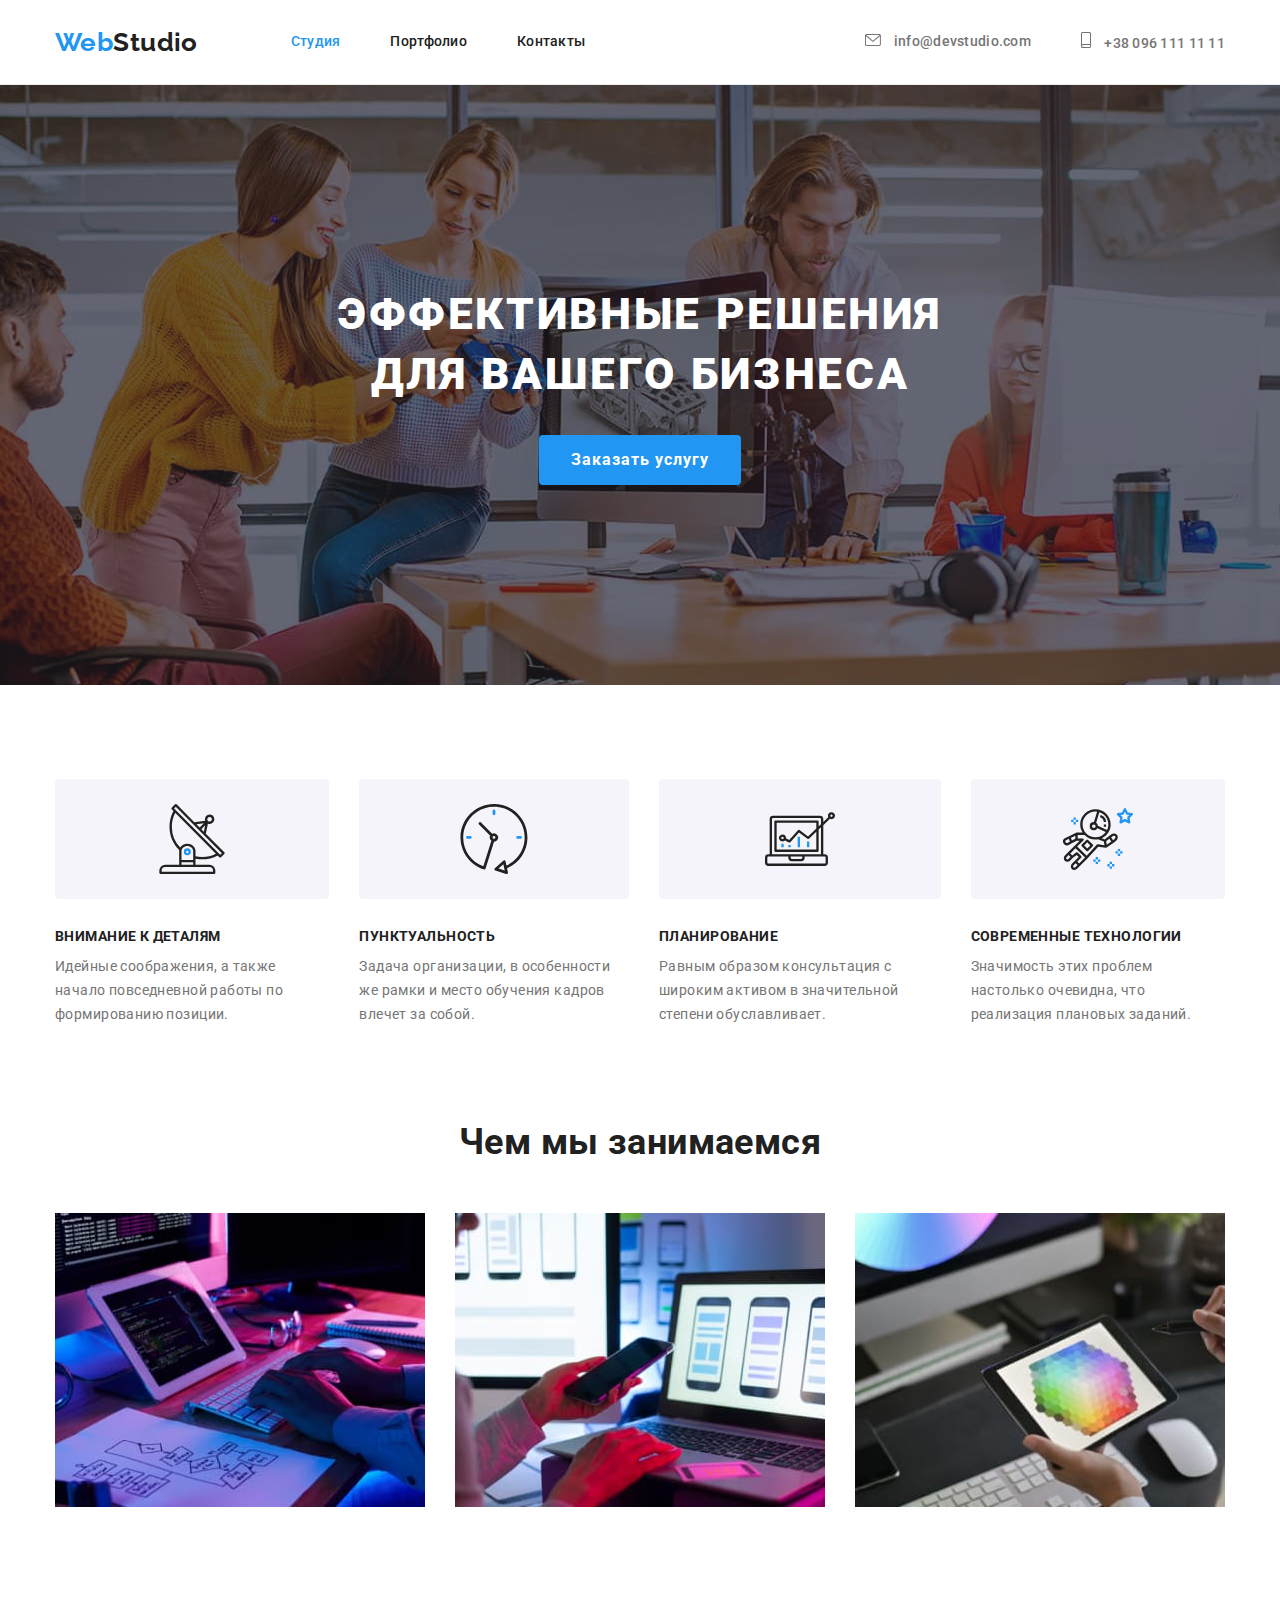
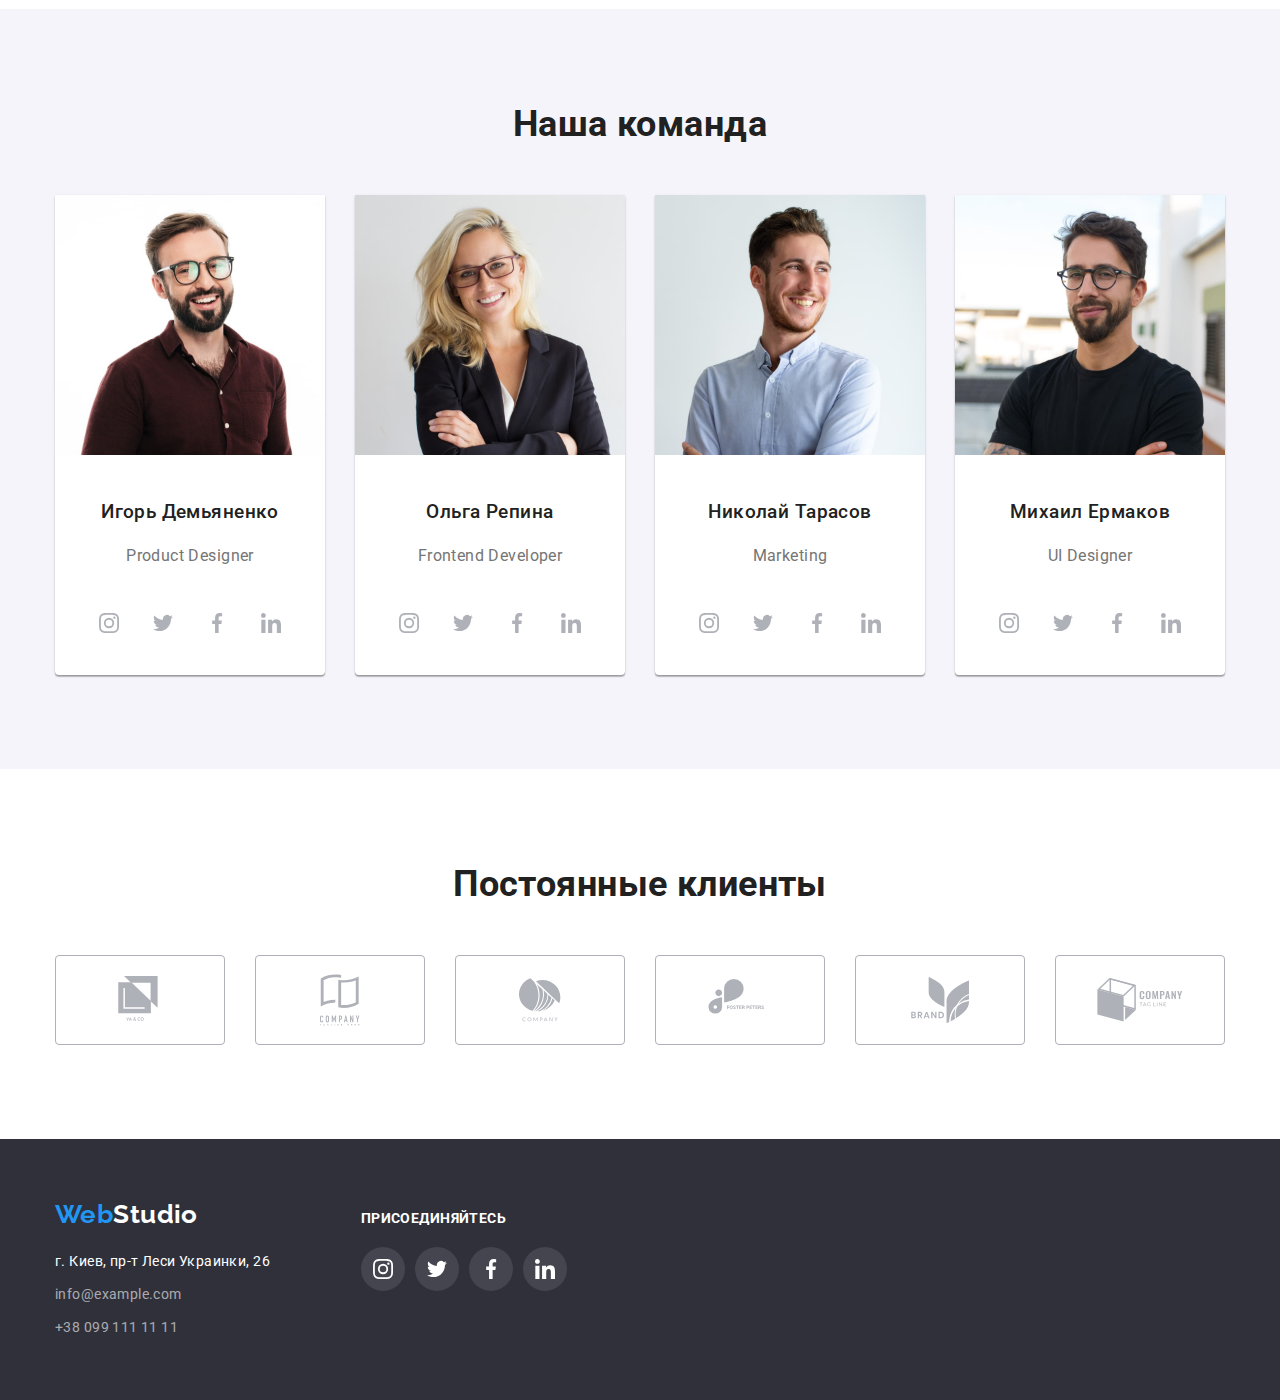
<file: index.html>
<!DOCTYPE html>
<html lang="ru">
<head>
    <meta charset="UTF-8">
    <meta name="viewport" content="width=device-width, initial-scale=1.0">
    <title>Студия</title>
    <link rel="preconnect" href="https://fonts.gstatic.com">
    <link href="https://fonts.googleapis.com/css2?family=Raleway:wght@700&family=Roboto:wght@400;500;700;900&display=swap"
    rel="stylesheet">
    <link rel="stylesheet" href="https://cdnjs.cloudflare.com/ajax/libs/modern-normalize/1.0.0/modern-normalize.min.css">
    <link rel="stylesheet" href="./css/styles.css" />
</head>
<body>

<!-- Шапка-->

    <header class="header">
        <div class="container">
    <nav class="nav-page">
        <a href="index.html" class="logo">
            <span class="logo-web">Web</span>Studio</a>
    
        <ul class="site-nav list">
            <li class="item"><a href="./index.html" class="link current">Студия</a></li>
            <li class="item"><a href="./portfolio.html" class="link">Портфолио</a></li>
            <li class="item"><a href="" class="link">Контакты</a></li>
        </ul>
    </nav>

        
        <a href="mailto:info@devstudio.com" class="contacts">
            <svg class="icon-mail" width="16" height="12">
                <use href="./images/icon-site.svg#icon-mail"></use>
            </svg>
         <span>info@devstudio.com</span>
        </a>

        <a href="tel:380961111111" class="contacts">
            <svg class="icon-smartphone" width="10" height="16">
                <use href="./images/icon-site.svg#icon-smartphone"></use>
            </svg>
        <span> +38 096 111 11 11</span>
        </a>
        </div>
        
    </header>

    <main>

<!-- Герой-->    

     <section class="hero overlay">
        <div class="container">
        <h1 class="hero-text">ЭФФЕКТИВНЫЕ РЕШЕНИЯ ДЛЯ ВАШЕГО БИЗНЕСА</h1>
        <button type="button" class="hero-button" >Заказать услугу</button>
    </div>
    </section>   


    <!-- компетенции -->
    <section class="competence">
        <div class="container">
        <h2 class="competence-title visually-hidden">Наши компетенции</h2>
        <ul class="list">
            <li class="item">
                <div class="icons-competences">
                <svg class="icon-competence" width="70" height="70">
                    <use href="./images/icon-site.svg#icon-antenna"></use>
                </svg>
                </div>
                <h3 class="title">ВНИМАНИЕ К ДЕТАЛЯМ</h3>
                <p class="section-text">Идейные соображения, а также начало повседневной работы по формированию позиции.</p>
            </li>
            <li class="item">
                <div class="icons-competences">
                    <svg class="icon-competence" width="70" height="70">
                        <use href="./images/icon-site.svg#icon-clock"></use>
                    </svg>
                </div>
                <h3 class="title">ПУНКТУАЛЬНОСТЬ</h3>
                <p class="section-text">Задача организации, в особенности же рамки и место обучения кадров влечет за собой.</p>
            </li>
            <li class="item">
                <div class="icons-competences">
                    <svg class="icon-competence" width="70" height="70">
                        <use href="./images/icon-site.svg#icon-diagram"></use>
                    </svg>
                </div>
                <h3 class="title">ПЛАНИРОВАНИЕ</h3>
                <p class="section-text">Равным образом консультация с широким активом в значительной степени обуславливает.</p>
            </li>
            <li class="item">
                <div class="icons-competences">
                    <svg class="icon-competence" width="70" height="70">
                        <use href="./images/icon-site.svg#icon-astronaut"></use>
                    </svg>
                </div>
                <h3 class="title">СОВРЕМЕННЫЕ ТЕХНОЛОГИИ</h3>
                <p class="section-text">Значимость этих проблем настолько очевидна, что реализация плановых заданий.</p>
            </li>
        </ul>
        </div>
    </section>

    <!-- Чем мы занимаемся -->

    <section class="example"> 
        <div class="container">
        <h2 class="example-title">Чем мы занимаемся</h2>
        <ul class="list">
            <li class="item">
                <img src="./images/img/box1-1.jpg" alt="специалист печатает код" width="370">
            </li>

            <li class="item">
                <img src="./images/img/box2-1.jpg" alt="моделирование отображения сайта на смартфоне" width="370">
            </li>

            <li class="item">
                <img src="./images/img/box3-1.jpg" alt="подбор цветовой гаммы" width="370">
            </li>
        </ul>
        </div>

    </section>

    <!--Наша команда-->   

    <section class="teams">
        <div class="container">
        <h2 class="teams-title">Наша команда</h2>
        <ul class="list">
            <li class="teams-member team-list ">
                <img src="./images/img/igor-team.jpg" alt="бородатый парень в очках" width="270">
                <h3 class="title">Игорь Демьяненко</h3>
                <p lang="en" class="team-text">Product Designer</p>
                <ul class="icon-list list ">
                    <li class="item ">
                        <a href="#" class="icon-link">
                            <svg class="icon-network">
                                <use href="./images/icon-site.svg#icon-instagram"></use>
                            </svg>
                        </a>
                    </li>
                    <li class="item">
                        <a href="#" class="icon-link">
                            <svg class="icon-network">
                                <use href="./images/icon-site.svg#icon-twitter"></use>
                            </svg>
                        </a>
                    </li>
                    <li class="item">
                        <a href="#" class="icon-link">
                            <svg class="icon-network">
                                <use href="./images/icon-site.svg#icon-facebook"></use>
                            </svg>
                        </a>
                    </li>
                    <li class="item">
                        <a href="#" class="icon-link">
                            <svg class="icon-network">
                                <use href="./images/icon-site.svg#icon-linkedin"></use>
                            </svg>
                        </a>
                    </li>
                </ul>
            </li>

            <li class="teams-member team-list ">
                <img src="./images/img/olga-team.jpg" alt="светловолосая девушка в очках" width="270">
                <h3 class="title">Ольга Репина</h3>
                <p lang="en" class="team-text">Frontend Developer</p>
                                <ul class="icon-list list">
                    <li class="item">
                        <a href="#" class="icon-link">
                            <svg class="icon-network">
                                <use href="./images/icon-site.svg#icon-instagram"></use>
                            </svg>
                        </a>
                    </li>
                    <li class="item">
                        <a href="#" class="icon-link">
                            <svg class="icon-network">
                                <use href="./images/icon-site.svg#icon-twitter"></use>
                            </svg>
                        </a>
                    </li>
                    <li class="item">
                        <a href="#" class="icon-link">
                            <svg class="icon-network">
                                <use href="./images/icon-site.svg#icon-facebook"></use>
                            </svg>
                        </a>
                    </li>
                    <li class="item">
                        <a href="#" class="icon-link">
                            <svg class="icon-network">
                                <use href="./images/icon-site.svg#icon-linkedin"></use>
                            </svg>
                        </a>
                    </li>
                </ul>
            </li>

            <li class="teams-member team-list ">
                <img src="./images/img/nikolay-team.jpg" alt="парень в светлой рубашке" width="270">
                <h3 class="title">Николай Тарасов</h3>
                <p lang="en" class="team-text">Marketing</p>
                <ul class="icon-list list">
                    <li class="item">
                        <a href="#" class="icon-link">
                            <svg class="icon-network">
                                <use href="./images/icon-site.svg#icon-instagram"></use>
                            </svg>
                        </a>
                    </li>
                    <li class="item">
                        <a href="#" class="icon-link">
                            <svg class="icon-network">
                                <use href="./images/icon-site.svg#icon-twitter"></use>
                            </svg>
                        </a>
                    </li>
                    <li class="item">
                        <a href="#" class="icon-link">
                            <svg class="icon-network">
                                <use href="./images/icon-site.svg#icon-facebook"></use>
                            </svg>
                        </a>
                    </li>
                    <li class="item">
                        <a href="#" class="icon-link">
                            <svg class="icon-network">
                                <use href="./images/icon-site.svg#icon-linkedin"></use>
                            </svg>
                        </a>
                    </li>
                </ul>
            </li>

            <li class="teams-member team-list ">
                <img src="./images/img/mikhail-team.jpg" alt="парень в очках и черной футболке" width="270">
                <h3 class="title">Михаил Ермаков</h3>
                <p lang="en" class="team-text">UI Designer</p>
                <ul class="icon-list list">
                    <li class="item">
                        <a href="#" class="icon-link">
                            <svg class="icon-network">
                                <use href="./images/icon-site.svg#icon-instagram"></use>
                            </svg>
                        </a>
                    </li>
                    <li class="item">
                        <a href="#" class="icon-link">
                            <svg class="icon-network">
                                <use href="./images/icon-site.svg#icon-twitter"></use>
                            </svg>
                        </a>
                    </li>
                    <li class="item">
                        <a href="#" class="icon-link">
                            <svg class="icon-network">
                                <use href="./images/icon-site.svg#icon-facebook"></use>
                            </svg>
                        </a>
                    </li>
                    <li class="item">
                        <a href="#" class="icon-link">
                            <svg class="icon-network">
                                <use href="./images/icon-site.svg#icon-linkedin"></use>
                            </svg>
                        </a>
                    </li>
                </ul>
            </li>
        </ul>
        </div>
    </section>

<!-- Постоянные клиенты -->

<section class="section-clients client">
    <div class="container">
        <h2 class="client-title">Постоянные клиенты</h2>
        <ul class="clients-list list">
            <li class="item">
                <a href="#" class="client-link">
                    <svg class="client-logo" width="44" height="48">
                        <use href="./images/icon-site.svg#icon-logo-1"></use>
                    </svg>
                </a>
            </li>
            <li class="item">
                <a href="#" class="client-link">
                    <svg class="client-logo" width="40" height="52">
                        <use href="./images/icon-site.svg#icon-logo-2"></use>
                    </svg>
                </a>
            </li>
            <li class="item">
                <a href="#" class="client-link">
                    <svg class="client-logo" width="42" height="44">
                        <use href="./images/icon-site.svg#icon-logo-3"></use>
                    </svg>
                </a>
            </li>
            <li class="item">
                <a href="#" class="client-link">
                    <svg class="client-logo" width="80" height="42">
                        <use href="./images/icon-site.svg#icon-logo-4"></use>
                    </svg>
                </a>
            </li>
            <li class="item">
                <a href="#" class="client-link">
                    <svg class="client-logo" width="58" height="46">
                        <use href="./images/icon-site.svg#icon-logo-5"></use>
                    </svg>
                </a>
            </li>
            <li class="item">
                <a href="#" class="client-link">
                    <svg class="client-logo" width="88" height="44">
                        <use href="./images/icon-site.svg#icon-logo-6"></use>
                    </svg>
                </a>
            </li>

        </ul>
    </div>
</section>

    </main>

<!--Футер-->
    <footer>
        <div class="container footer">
            <div class="address-footer">
                <a href="/" class="logo">
                    <span class="logo-web">Web</span><span class="logo-studio-footer">Studio</span>
                </a>
                <address class="address">г. Киев, пр-т Леси Украинки, 26</address>
                <ul class="contacts-footer list">
                    <li class="item"><a href="mailto:info@example.com" class="contact-footer">info@example.com</a></li>
                    <li class="item"><a href="tel:+380991111111" class="contact-footer">+38 099 111 11 11</a></li>
                </ul>
            </div>
    
            <div class="join">
                <p>Присоединяйтесь</p>
                <ul class="network-list-company list">
                    <li class="item">
                        <a href="#" class="network-link-company">
                            <svg class="icon-network-company">
                                <use href="./images/icon-site.svg#icon-instagram"></use>
                            </svg>
                        </a>
                    </li>
                    <li class="item">
                        <a href="#" class="network-link-company">
                            <svg class="icon-network-company">
                                <use href="./images/icon-site.svg#icon-twitter"></use>
                            </svg>
                        </a>
                    </li>
                    <li class="item">
                        <a href="#" class="network-link-company">
                            <svg class="icon-network-company">
                                <use href="./images/icon-site.svg#icon-facebook"></use>
                            </svg>
                        </a>
                    </li>
                    <li class="item">
                        <a href="#" class="network-link-company">
                            <svg class="icon-network-company">
                                <use href="./images/icon-site.svg#icon-linkedin"></use>
                            </svg>
                        </a>
                    </li>
                </ul>
            </div>
        </div>
    </footer>

 
</body>
</html>
</file>
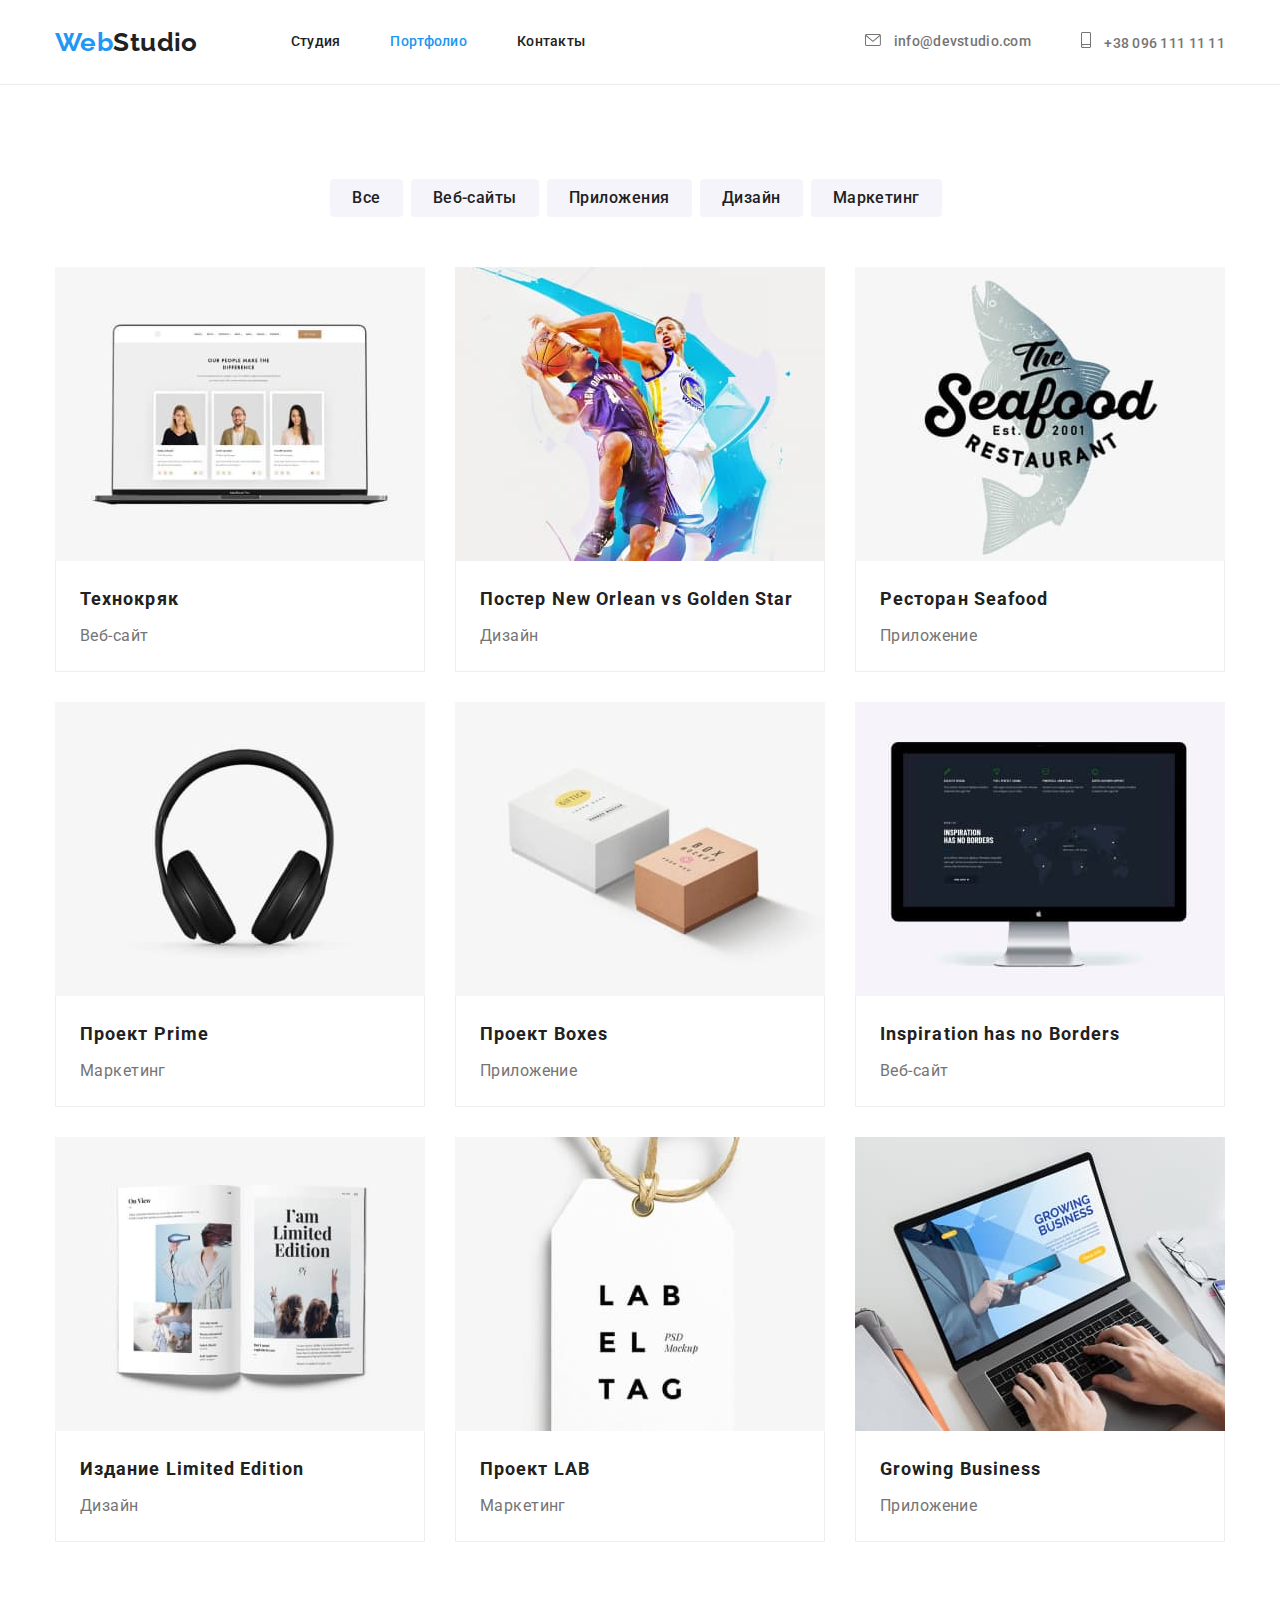
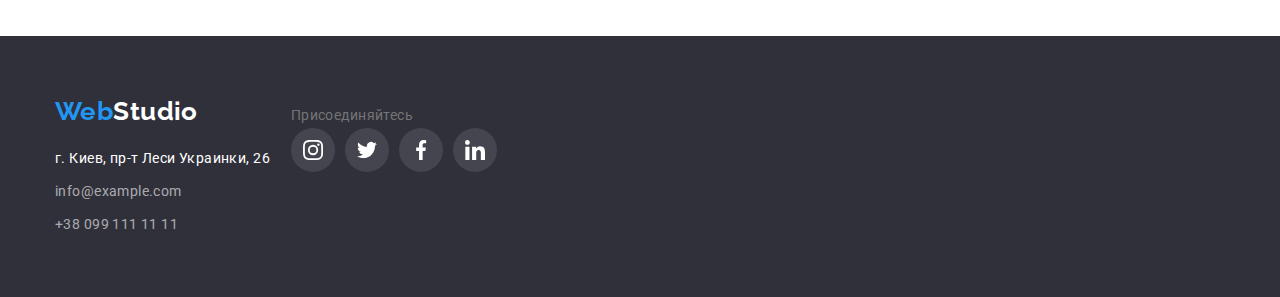
<file: portfolio.html>
<!DOCTYPE html>
<html lang="ru">

<head>
    <meta charset="UTF-8">
    <meta name="viewport" content="width=device-width, initial-scale=1.0">
    <title>Портфолио</title>
    <link rel="preconnect" href="https://fonts.gstatic.com">
    <link
        href="https://fonts.googleapis.com/css2?family=Raleway:wght@700&family=Roboto:wght@400;500;700;900&display=swap"
        rel="stylesheet">
    <link rel="stylesheet"
        href="https://cdnjs.cloudflare.com/ajax/libs/modern-normalize/1.0.0/modern-normalize.min.css">
    <link rel="stylesheet" href="./css/styles.css" />
</head>

<body>

    <!-- Шапка-->

    <header class="header">
        <div class="container">
            <nav class="nav-page">
                <a href="index.html" class="logo">
                    <span class="logo-web">Web</span>Studio</a>

                <ul class="site-nav list">
                    <li class="item"><a href="./index.html" class="link ">Студия</a></li>
                    <li class="item"><a href="./portfolio.html" class="link current">Портфолио</a></li>
                    <li class="item"><a href="" class="link">Контакты</a></li>
                </ul>
            </nav>


            <a href="mailto:info@devstudio.com" class="contacts">
                <svg class="icon-mail" width="16" height="12">
                    <use href="./images/icon-site.svg#icon-mail"></use>
                </svg>
                <span>info@devstudio.com</span>
            </a>

            <a href="tel:380961111111" class="contacts">
                <svg class="icon-smartphone" width="10" height="16">
                    <use href="./images/icon-site.svg#icon-smartphone"></use>
                </svg>
                <span> +38 096 111 11 11</span>
            </a>
        </div>

    </header>

<!-- Портфоліо -->

    <main>
        <section class="project">
        <div class="container">
            <h1 class="filter-title visually-hidden">Наши разработки</h1>
            
        <h2 class="filter-title visually-hidden">Фильтер работ</h2>
        <ul class="list buttom">
            <li>
                <button type="button" class="filter-buttom">Все</button>
            </li>
            <li>
                <button type="button" class="filter-buttom">Веб-сайты</button>
            </li>
            <li>
                <button type="button" class="filter-buttom">Приложения</button>
            </li>
            <li>
                <button type="button" class="filter-buttom">Дизайн</button>
            </li>
            <li>
                <button type="button" class="filter-buttom">Маркетинг</button>
            </li>
        </ul>

    
        <div class="container-project">       
            <h2 class="filter-title visually-hidden">Проекты</h2>

        <ul class="jobs list">
            <li class="job item">
                <a href="" class="list">
                <img src="./images/img/portfolio1.jpg" alt="страница с фотографиями людей" width="370">
                <div class="job-name">
                <h2 class="project-title">Технокряк</h2>
                <p class="project-name">Веб-сайт</p>
                </div>
                </a>
            </li>

            <li class="job item">
                <a href="" class="list">
                <img src="./images/img/portfolio2.jpg" alt="игра баскетболистов" width="370">
                <div class="job-name">
                <h2 class="project-title">Постер New Orlean vs Golden Star</h2>
                <p class="project-name">Дизайн</p>
                </div>
                </a>
            </li>

            <li class="job item">
                <a href="" class="list">
                <img src="./images/img/portfolio3.jpg" alt="логотип ресторана" width="370">
                <div class="job-name">
                <h2 class="project-title">Ресторан Seafood</h2>
                <p class="project-name">Приложение</p>
                </div>
                </a>
            </li>

            <li class="job item">
                <a href="" class="list">
                <img src="./images/img/portfolio4.jpg" alt="наушники" width="370">
                <div class="job-name">
                <h2 class="project-title">Проект Prime</h2>
                <p class="project-name">Маркетинг</p>
                </div>
                </a>
             </li>

             <li class="job item">
                <a href="" class="list">
                <img src="./images/img/portfolio5.jpg" alt="две коробки" width="370">
                <div class="job-name">
                <h2 class="project-title">Проект Boxes</h2>
                <p class="project-name">Приложение</p>
                </div>
                </a>
            </li>

            <li class="job item">
                <a href="" class="list">
                <img src="./images/img/portfolio6.jpg" alt="монитор с картой мира" width="370">
                <div class="job-name">
                <h2 class="project-title">Inspiration has no Borders</h2>
                <p class="project-name">Веб-сайт</p>
                </div>
                </a>
            </li>

            <li class="job item">
                <a href="" class="list">
                <img src="./images/img/portfolio7.jpg" alt="журнал" width="370">
                <div class="job-name">
                <h2 class="project-title">Издание Limited Edition</h2>
                <p class="project-name">Дизайн</p>
                </div>
                </a>
            </li>

            <li class="job item">
                <a href="" class="list">
                <img src="./images/img/portfolio8.jpg" alt="бирка с логотипом " width="370">
                <div class="job-name">
                <h2 class="project-title">Проект LAB</h2>
                <p class="project-name">Маркетинг</p>
                </div>
                </a>
             </li>

             <li class="job item">
                <a href="" class="list">
                <img src="./images/img/portfolio9.jpg" alt="ноутбук с веб сайтом приложения" width="370">
                <div class="job-name">
                <h2 class="project-title">Growing Business</h2>
                <p class="project-name">Приложение</p>
                </div>
                </a>
             </li>
        </ul>
        </div>
        </div>

    </section>

    </main>

<!--Футер-->
    <footer>
        <div class="container footer">
            <div class="address-footer">
                <a href="/" class="logo">
                    <span class="logo-web">Web</span><span class="logo-studio-footer">Studio</span>
                </a>
                <address class="address">г. Киев, пр-т Леси Украинки, 26</address>
                <ul class="contacts-footer list">
                    <li class="item"><a href="mailto:info@example.com" class="contact-footer">info@example.com</a></li>
                    <li class="item"><a href="tel:+380991111111" class="contact-footer">+38 099 111 11 11</a></li>
                </ul>
            </div>
    
            <div class="accost">
                <p>Присоединяйтесь</p>
                <ul class="network-list-company list">
                    <li class="item">
                        <a href="#" class="network-link-company">
                            <svg class="icon-network-company">
                                <use href="./images/icon-site.svg#icon-instagram"></use>
                            </svg>
                        </a>
                    </li>
                    <li class="item">
                        <a href="#" class="network-link-company">
                            <svg class="icon-network-company">
                                <use href="./images/icon-site.svg#icon-twitter"></use>
                            </svg>
                        </a>
                    </li>
                    <li class="item">
                        <a href="#" class="network-link-company">
                            <svg class="icon-network-company">
                                <use href="./images/icon-site.svg#icon-facebook"></use>
                            </svg>
                        </a>
                    </li>
                    <li class="item">
                        <a href="#" class="network-link-company">
                            <svg class="icon-network-company">
                                <use href="./images/icon-site.svg#icon-linkedin"></use>
                            </svg>
                        </a>
                    </li>
                </ul>
            </div>
        </div>
    </footer>

</body>

</html>
</file>
<file: css/styles.css>
/* основной цвет текста #757575 */
/* цвет заголовка #212121 */
/* цвет акцента #2196F3 */
/* основной цвет фона #FFFFFF */
/* дополнительный цвет фона #F5F4FA */
/* цвет фона в футере и герое #2F303A */
/* цвет текста в футере rgba(255, 255, 255, 0.6) */

:root {
  --primery-text-color: #757575;
  --title-text-color: #212121;
  --accent-color: #2196f3;
  --primery-white-color: #ffffff;
}

body {
  color: var(--primery-text-color);
  background-color: var(--primery-white-color);
  font-family: Roboto, sans-serif;
  font-style: normal;
  font-weight: normal;
  font-size: 14px;
  line-height: 1.71;
  letter-spacing: 0.03em;
}

h1,
h2,
h3,
h4,
p {
  margin-top: 0;
  margin-bottom: 0;
}

ul {
  margin-top: 0;
  margin-bottom: 0;
  padding-left: 0;
}

.container {
  width: 1200px;
  margin: 0 auto;
  padding: 0 15px;
  /* background-color: aqua; */
}

.visually-hidden {
  position: absolute;
  clip: rect(0 0 0 0);
  width: 1px;
  height: 1px;
  margin: -1px;
}

/* главная навигация */

.header > .container {
  display: flex;
  align-items: center;
}

.nav-page {
  display: flex;
  align-items: center;
}

.site-nav {
  display: flex;
}

.site-nav > .item:not(:last-child) {
  margin-right: 50px;
}

.logo {
  display: flex;
  margin-right: 93px;

  color: var(--title-text-color);
  font-family: Raleway, sans-serif;
  font-weight: bold;
  font-size: 26px;
  line-height: 1.19;
  text-decoration: none;
}
.logo-web {
  color: var(--accent-color);
}

.site-nav .link {
  display: block;
  padding: 32px 0;

  color: var(--title-text-color);
  font-weight: 500;
  line-height: 1.14;
  letter-spacing: 0.02em;
  text-decoration: none;
}
.list {
  padding: 0;
  margin: 0;
  list-style: none;
  text-decoration: none;
}
.contacts {
  display: flex;
  align-items: center;
  display: block;
  padding: 32px 0;
  margin-left: auto;

  color: var(--primery-text-color);
  font-weight: 500;
  line-height: 1.14;
  letter-spacing: 0.02em;
  text-decoration: none;
}

.icon-mail {
  margin-right: 10px;
  width: 16px;
  height: 12px;
  fill: currentColor;
}
.icon-smartphone {
  margin-right: 10px;
  width: 10px;
  height: 16px;
  fill: currentColor;
}

.contacts-icon:hover,
.contacts-icon:focus,
.contacts-icon::before {
  fill: var(--accent-color);
}

.contacts + .contacts {
  margin-left: 50px;
}

.site-nav .link:hover,
.site-nav .link:focus {
  color: var(--accent-color);
}
.site-nav .link.current {
  color: var(--accent-color);
}
.contacts:hover,
.contacts:focus {
  color: var(--accent-color);
}

header {
  border-bottom: 1px solid #ececec;
}

/* ГЕРОЙ */

.hero {
  background-color: #2f303a;
  color: var(--primery-white-color);
  text-align: center;
}

.overlay {
  max-width: 1600px;
  height: 600px;
  margin-left: auto;
  margin-right: auto;

  background-position: center;
  background-image: linear-gradient(
      to right,
      rgba(47, 48, 58, 0.4),
      rgba(47, 48, 58, 0.4)
    ),
    url(../images/img/Img-hero.jpg);
  background-color: #2f303a;
  background-size: cover;
  background-repeat: no-repeat;
}

.hero-text {
  margin-top: 0;
  margin-bottom: 30px;
  margin-left: auto;
  margin-right: auto;
  padding-top: 200px;
  width: 696px;

  font-weight: 900;
  font-size: 44px;
  line-height: 1.36;
  text-align: center;
  letter-spacing: 0.06em;
  text-transform: uppercase;
}
.hero-button {
  margin-top: 0;
  margin-bottom: 0;
  margin-left: auto;
  margin-right: auto;
  padding: 10px 32px;
  border-radius: 4px;

  background-color: var(--accent-color);
  color: var(--primery-white-color);
  font-weight: bold;
  font-size: 16px;
  line-height: 1.88;

  display: flex;
  align-items: center;
  text-align: center;
  letter-spacing: 0.06em;
  border: none;
  outline: none;
  cursor: pointer;
}

/* компетенции */

.competence .list {
  display: flex;
}

.competence {
  padding: 94px 0;
}

.competence .item:not(:last-child) {
  margin-right: 30px;
}

.icons-competences {
  display: flex;
  justify-content: center;
  align-items: center;
  margin-bottom: 30px;

  height: 120px;

  border-radius: 4px;
  background-color: #f5f4fa;
}

.competence-title {
  display: flex;
  margin-top: 0;
  margin-bottom: 0;
  padding: 93px 0;
  color: transparent;
}
.competence .title {
  display: flex;
  margin-bottom: 10px;
  color: var(--title-text-color);
  font-weight: bold;
  font-size: 14px;
  line-height: 1.14;
  text-transform: uppercase;
}
/* чем мы занимаемся */
.example .list {
  display: flex;
}

.example {
  padding-bottom: 94px;
}

.example .item:not(:last-child) {
  margin-right: 30px;
}

.example-title {
  margin-bottom: 50px;

  color: var(--title-text-color);
  font-weight: bold;
  font-size: 36px;
  line-height: 1.17;
  text-align: center;
}

/* команда */

.teams .list {
  display: flex;
}

.teams {
  background-color: #f5f4fa;
  padding: 94px 0;
}

.teams .teams-member:not(:last-child) {
  margin-right: 30px;
}

.team-list {
  margin-right: 30px;
  padding-bottom: 30px;

  border-radius: 0px 0px 4px 4px;
  box-shadow: 0px 1px 3px rgba(0, 0, 0, 0.12), 0px 1px 1px rgba(0, 0, 0, 0.14),
    0px 2px 1px rgba(0, 0, 0, 0.2);
}

.teams-title {
  margin: 0 0 50px;
  color: var(--title-text-color);
  font-weight: bold;
  font-size: 36px;
  line-height: 1.17;
  text-align: center;
}
.teams-member {
  background-color: var(--primery-white-color);
  font-size: 16px;
  line-height: 1.9;
  text-align: center;
}

.team-text {
  margin: 0 0 30px;
}

.teams .title {
  margin: 30px auto 10px;
  color: var(--title-text-color);
  font-weight: 500;
}

.icon-list {
  display: flex;
  margin-top: 16px;
  padding-left: 32px;
  padding-right: 32px;
  justify-content: space-between;
}

.icon-list > .item {
  width: 44px;
  height: 44px;
}

.icon-list > .item:not(:last-child) {
  margin-right: 10px;
}

.icon-link {
  display: flex;
  justify-content: center;
  align-items: center;
  width: 100%;
  height: 100%;

  border-radius: 50%;
  color: #afb1b8;
}

.icon-link:hover,
.icon-link:focus {
  color: var(--primery-white-color);
  background-color: var(--accent-color);
}

.icon-network {
  width: 20px;
  height: 20px;
  fill: currentColor;
}

/* постоянные клиенты */
.client {
  padding: 94px 0;
}

.client .list {
  display: flex;
}

.clients-list {
  display: flex;
  margin: 0;
  /* justify-content: space-between; */
}

.clients-list > .item {
  width: 170px;
  height: 90px;
}

.clients-list > .item:not(:last-child) {
  margin-right: 30px;
}

.client-link {
  display: flex;
  justify-content: center;
  align-items: center;
  width: 100%;
  height: 100%;

  color: #afb1b8;
  border-radius: 4px;
  border: 1px solid #afb1b8;
}

.client-link:hover,
.client-link:focus {
  color: var(--accent-color);
  border: 1px solid var(--accent-color);
  filter: drop-shadow(0px 4px 4px rgba(0, 0, 0, 0.25));
}

.client-logo {
  fill: currentColor;
}

.client-title {
  margin: 0 0 50px;
  color: var(--title-text-color);
  font-weight: bold;
  font-size: 36px;
  line-height: 1.17;
  text-align: center;
}

/* подвал */

footer {
  padding-top: 60px;
  padding-bottom: 60px;

  background-color: #2f303a;
}

.container.footer {
  display: flex;
  align-items: baseline;
  justify-content: flex-start;
}

.address-footer > .logo {
  display: block;
  margin-bottom: 20px;
}

.logo-studio-footer {
  color: var(--primery-white-color);
}

.contacts-footer > .item:not(:last-child) {
  margin-bottom: 9px;
}

.address-footer > .address {
  margin-bottom: 9px;

  color: var(--primery-white-color);
  text-decoration: none;

  font-weight: 400;
  font-style: normal;
}

.contacts-footer .contact-footer {
  color: rgba(255, 255, 255, 0.6);
  text-decoration: none;

  font-weight: 400;
}

.join {
  margin-left: 70px;

  width: 206px;
  height: 80px;
}

.join > p {
  margin-top: 0;
  margin-bottom: 20px;

  font-weight: 700;
  line-height: 1.14;
  text-transform: uppercase;
  color: var(--primery-white-color);
}

.network-list-company {
  display: flex;
  justify-content: space-between;
}

.network-list-company .item {
  width: 44px;
  height: 44px;
}

.network-list-company .item:not(:last-child) {
  margin-right: 10px;
}

.network-link-company {
  display: flex;
  justify-content: center;
  align-items: center;
  width: 100%;
  height: 100%;

  border-radius: 50%;
  color: var(--primery-white-color);
  background-color: rgba(255, 255, 255, 0.1);
}

.network-link-company:hover,
.network-link-company:focus {
  background-color: var(--accent-color);
}

.icon-network-company {
  width: 20px;
  height: 20px;
  fill: currentColor;
}

/* страница портфолио */
.project {
  background-color: var(--primery-white-color);
  padding: 94px 0;
}

.buttom .filter-buttom:not(:last-child) {
  margin-right: 8px;
}

.filter-buttom {
  margin-right: 8px;
  padding: 6px 22px;
  color: var(--title-text-color);
  background-color: #f5f4fa;
  font-weight: 500;
  font-size: 16px;
  line-height: 1.63;
  text-align: center;
  letter-spacing: 0.03em;
  border-radius: 4px;
  border: none;
  outline: none;
  cursor: pointer;
}

.filter-buttom:active,
.filter-buttom:hover,
.filter-buttom:focus {
  color: var(--primery-white-color);
  background-color: var(--accent-color);

  box-shadow: 0px 3px 1px rgba(0, 0, 0, 0.1), 0px 1px 2px rgba(0, 0, 0, 0.08),
    0px 2px 2px rgba(0, 0, 0, 0.12);
}

.buttom {
  display: flex;
  justify-content: center;
  margin-bottom: 50px;
}

.jobs {
  display: flex;
  flex-wrap: wrap;
}

.jobs img {
  display: block;
}

.jobs > .item {
  width: calc ((100%-60px)/3);
  margin-right: 30px;
  margin-bottom: 30px;
}

.jobs > .item.item:nth-child(3n) {
  margin-right: 0;
}
.jobs > .item.item:nth-last-child(-n + 3) {
  margin-bottom: 0;
}

.job a {
  display: block;
  text-decoration: none;
}

.job a:hover,
.job a:focus {
  box-shadow: 0px 1px 1px rgba(0, 0, 0, 0.12), 0px 4px 4px rgba(0, 0, 0, 0.06),
    1px 4px 6px rgba(0, 0, 0, 0.16);
  outline: transparent;
}

.project-title {
  margin: 0 0 4px;
  color: var(--title-text-color);
  font-weight: bold;
  font-size: 18px;
  line-height: 2;
  letter-spacing: 0.06em;
}

.project-name {
  margin: 0;
  color: var(--primery-text-color);
  font-size: 16px;
  line-height: 1.88;
}

.job-name {
  padding: 20px 24px;
  border-left: 1px solid #eeeeee;
  border-right: 1px solid #eeeeee;
  border-bottom: 1px solid #eeeeee;
}
</file>
